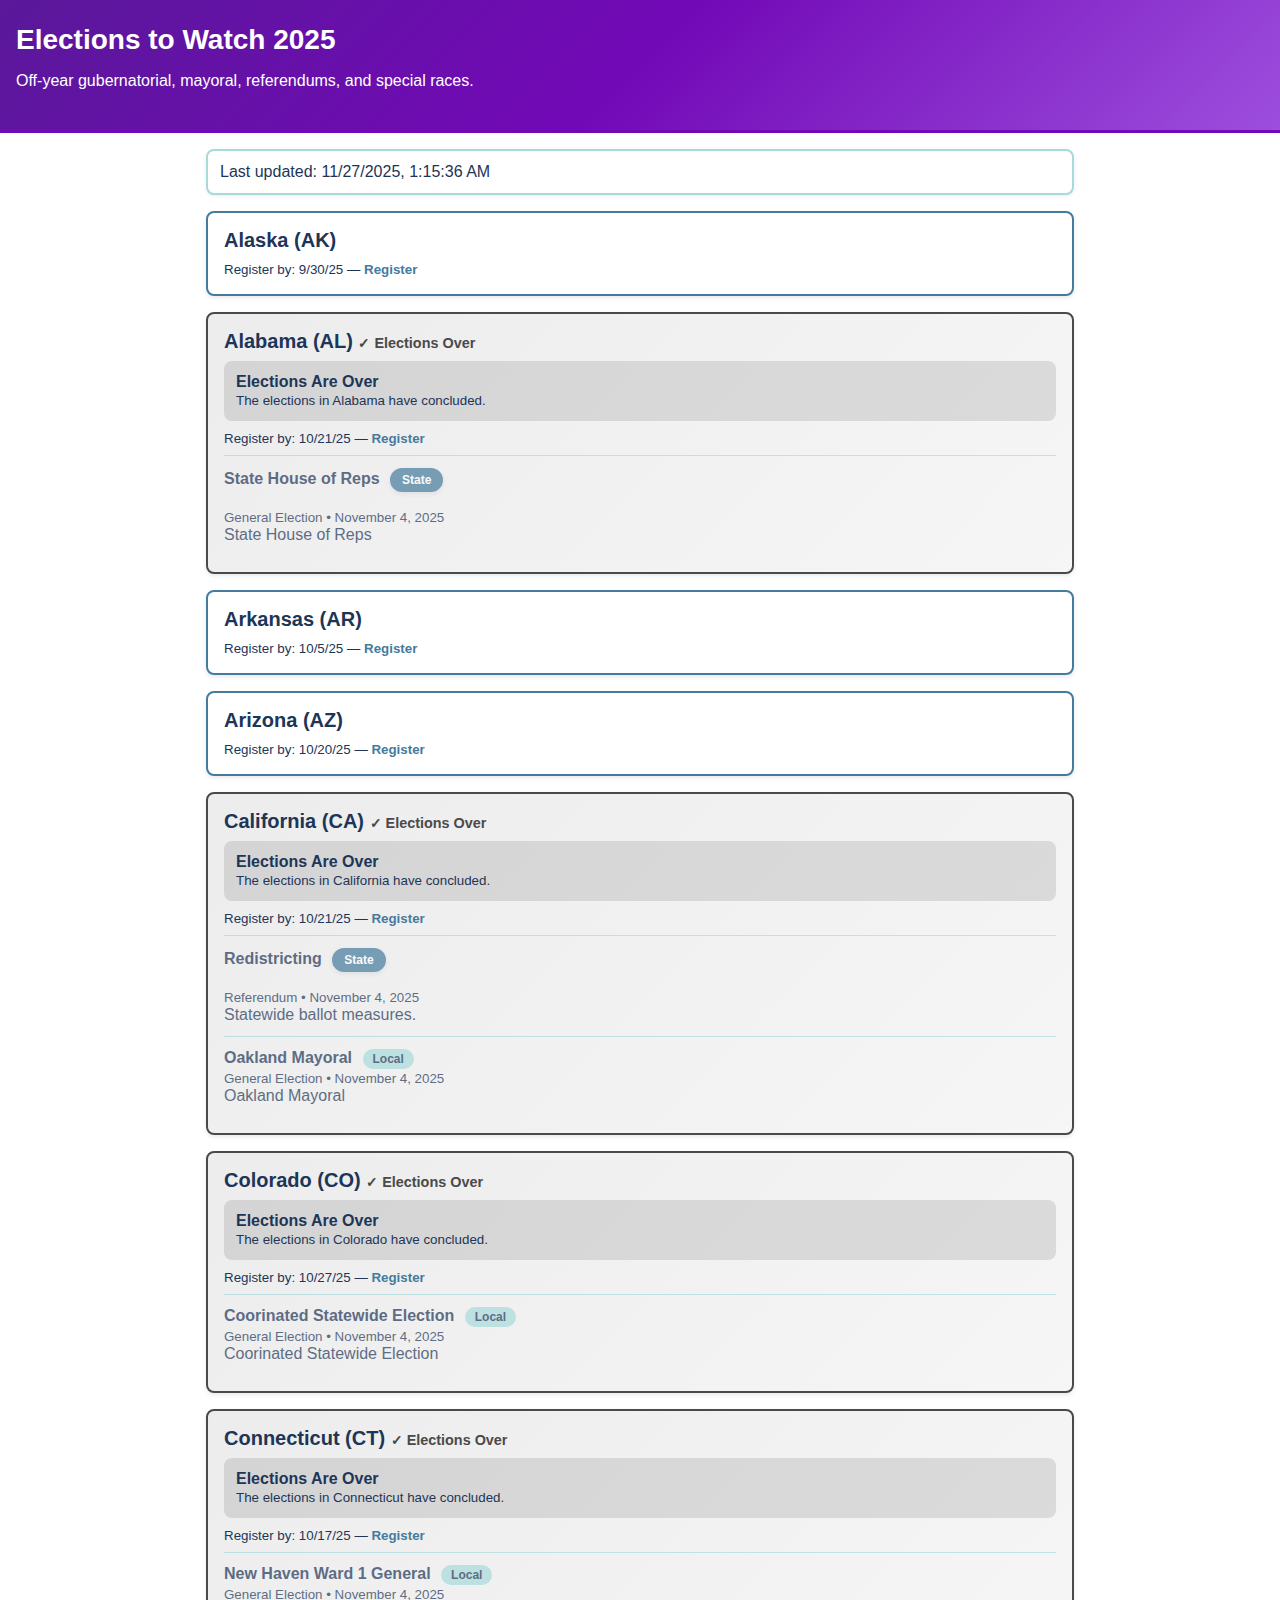
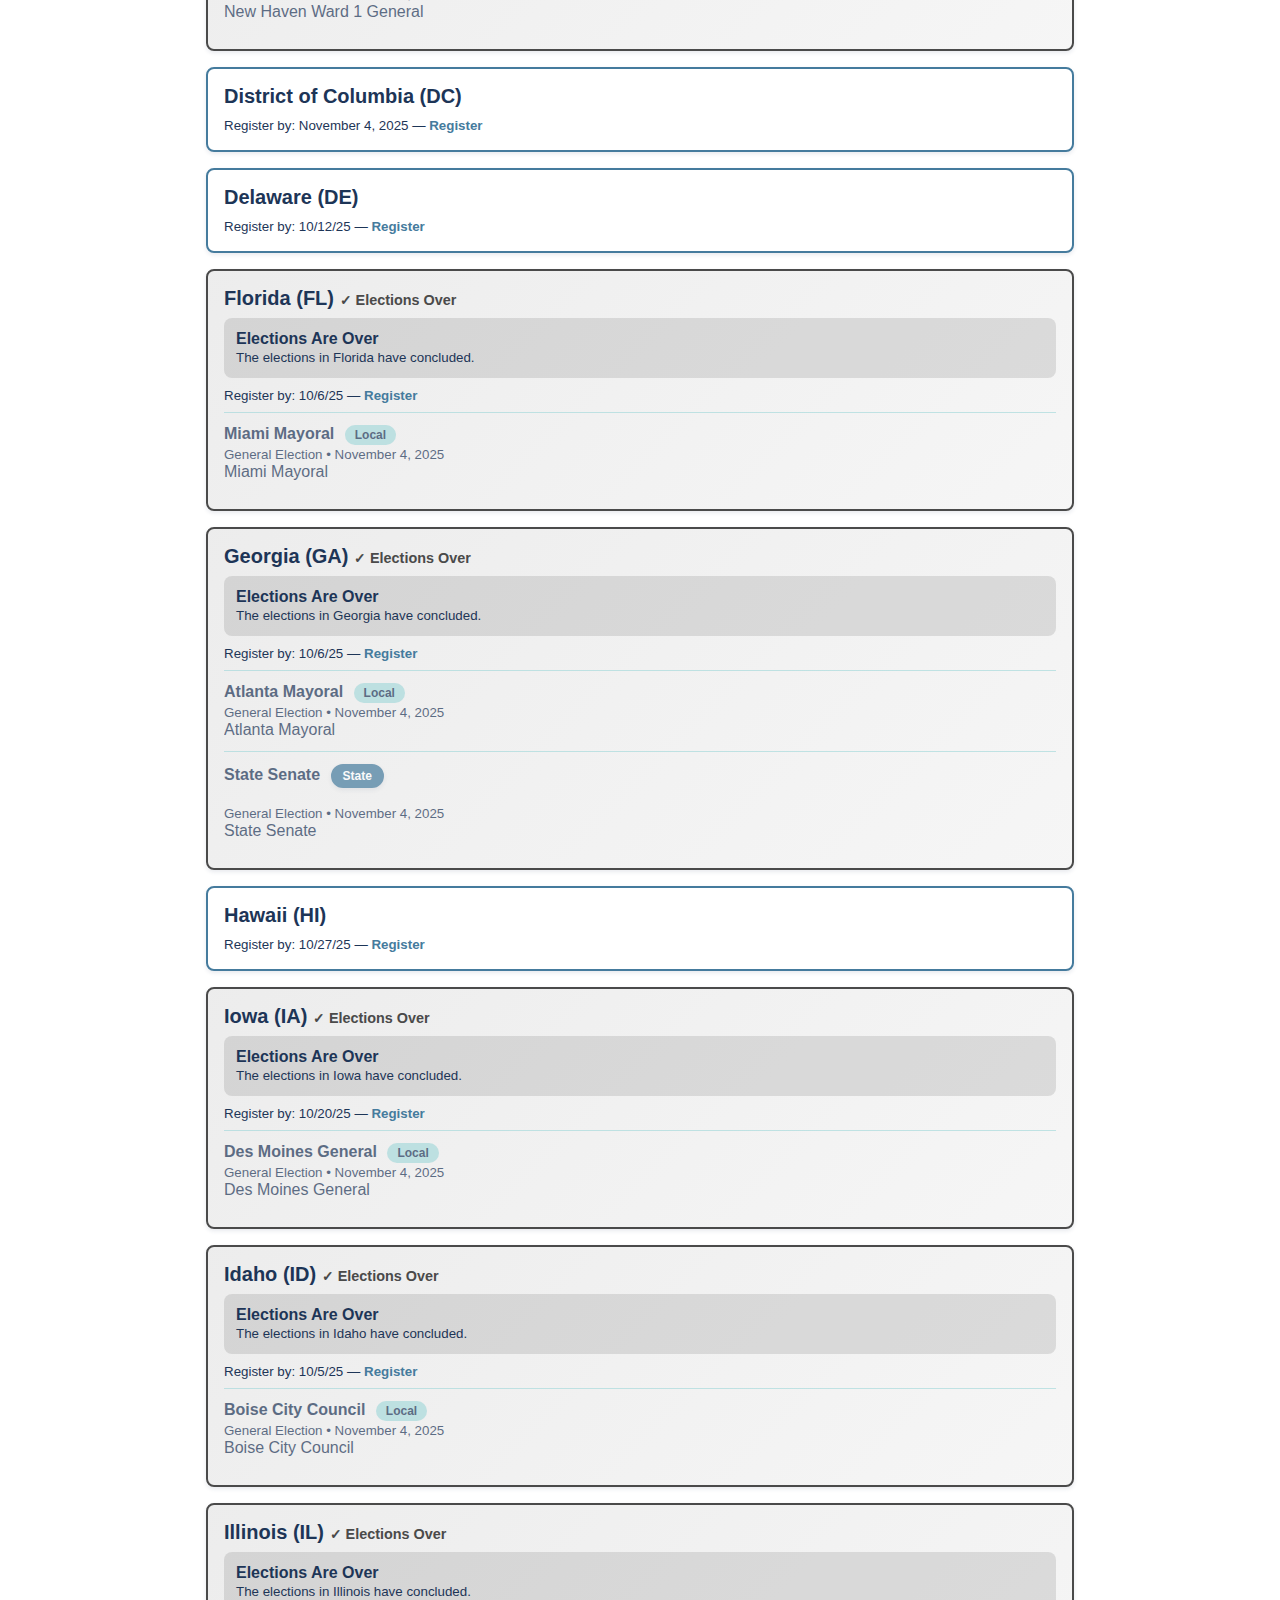
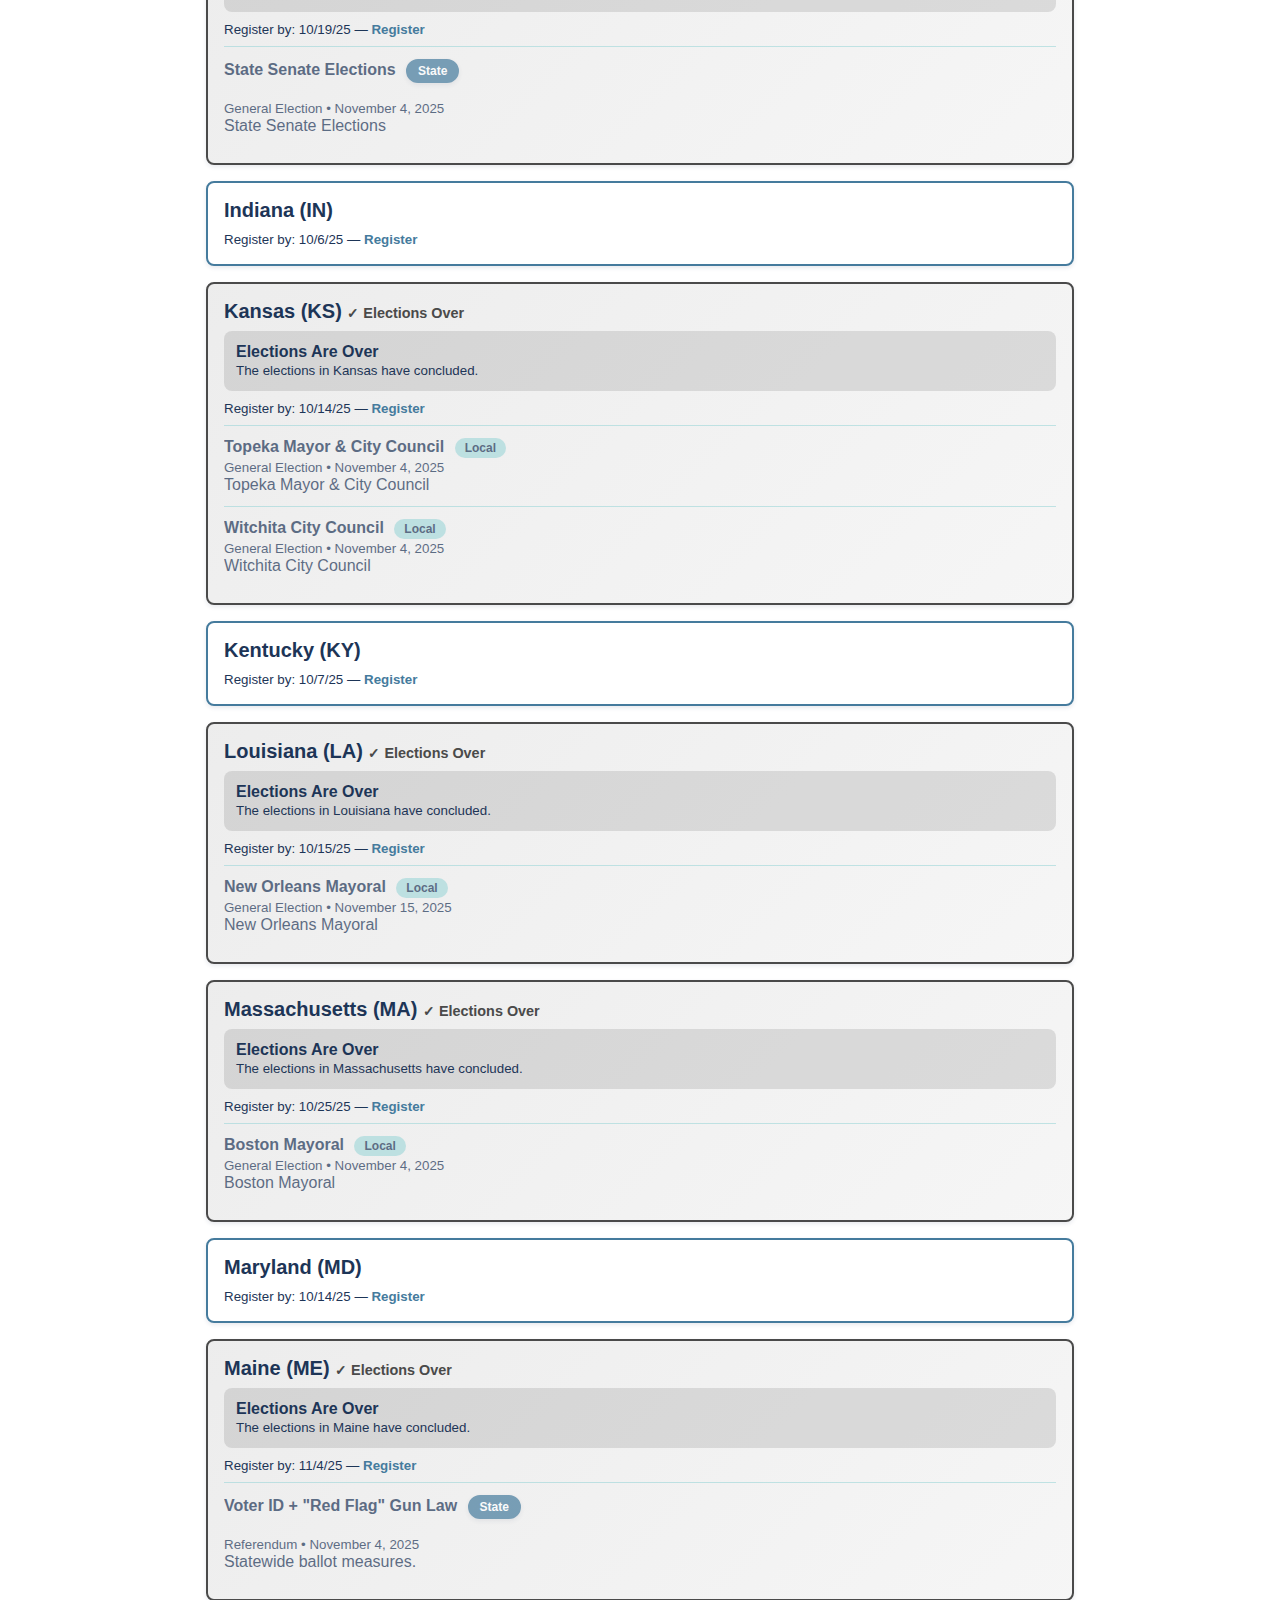
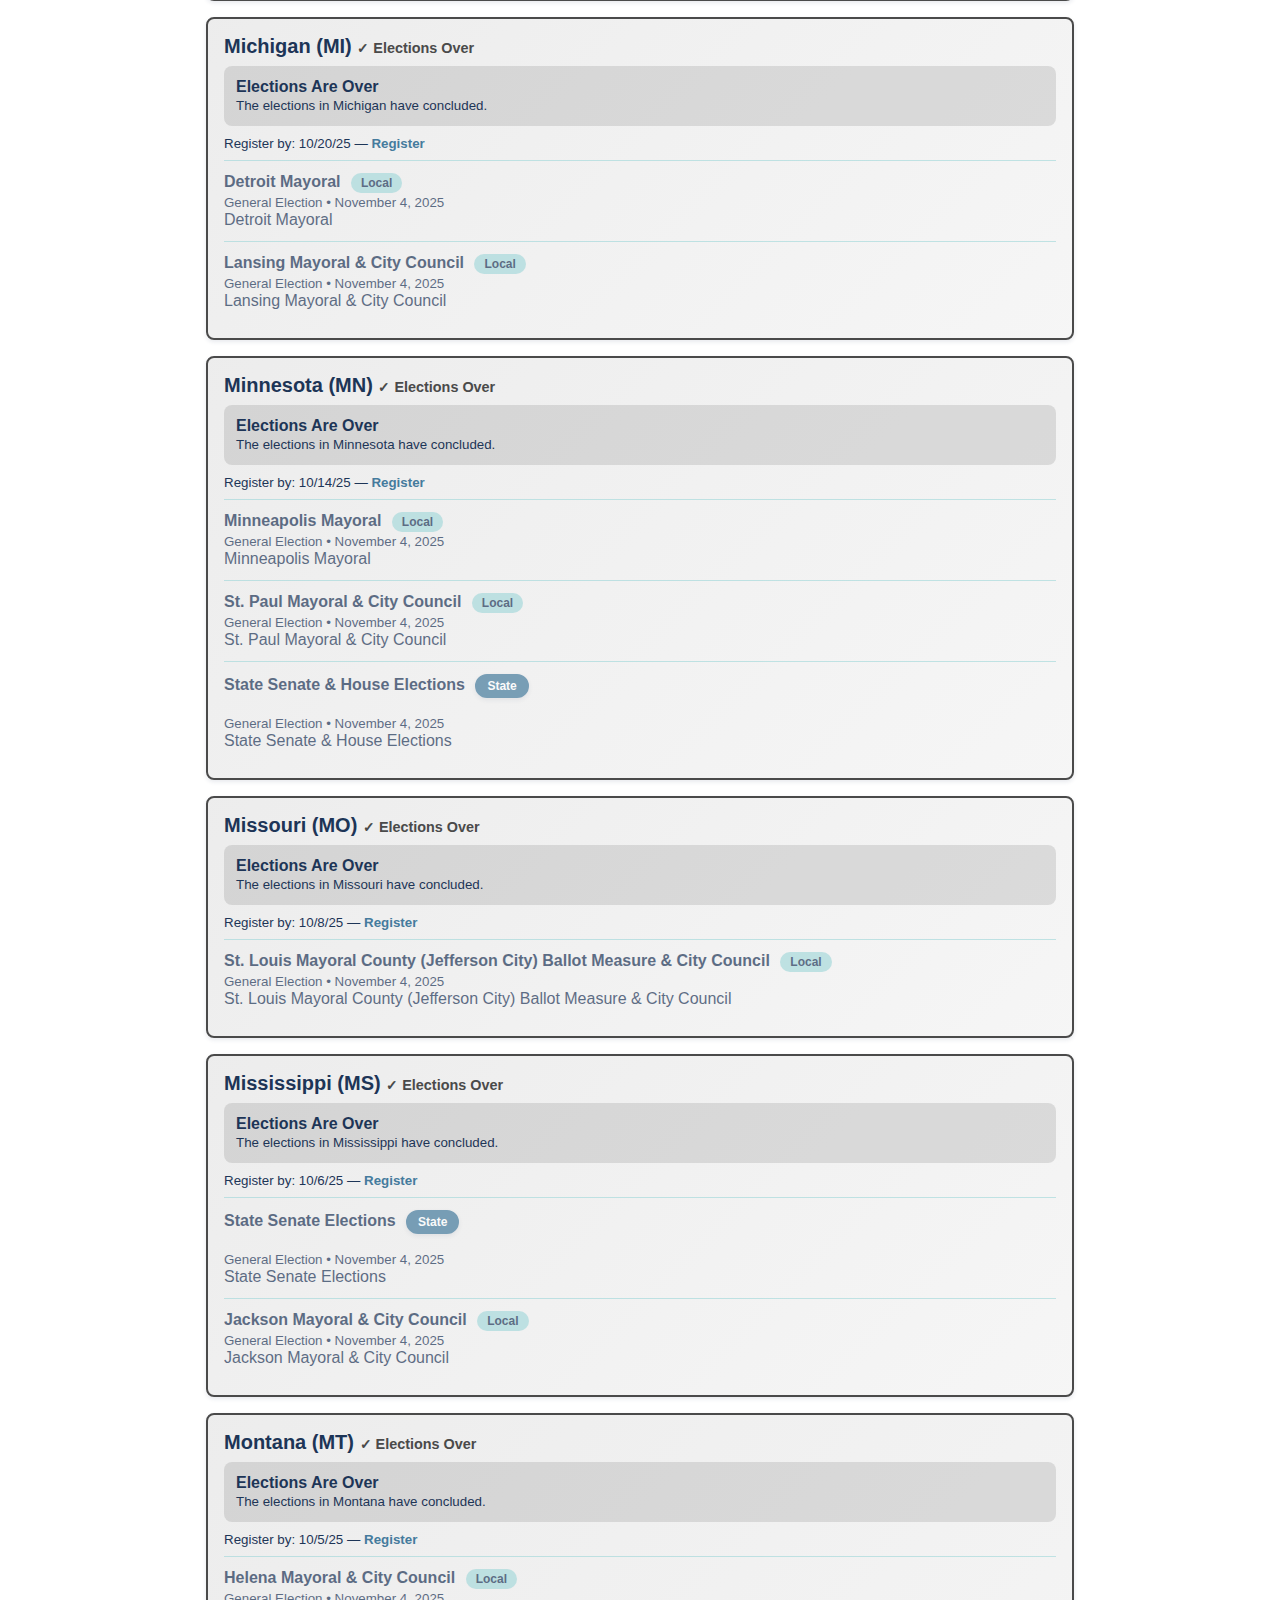
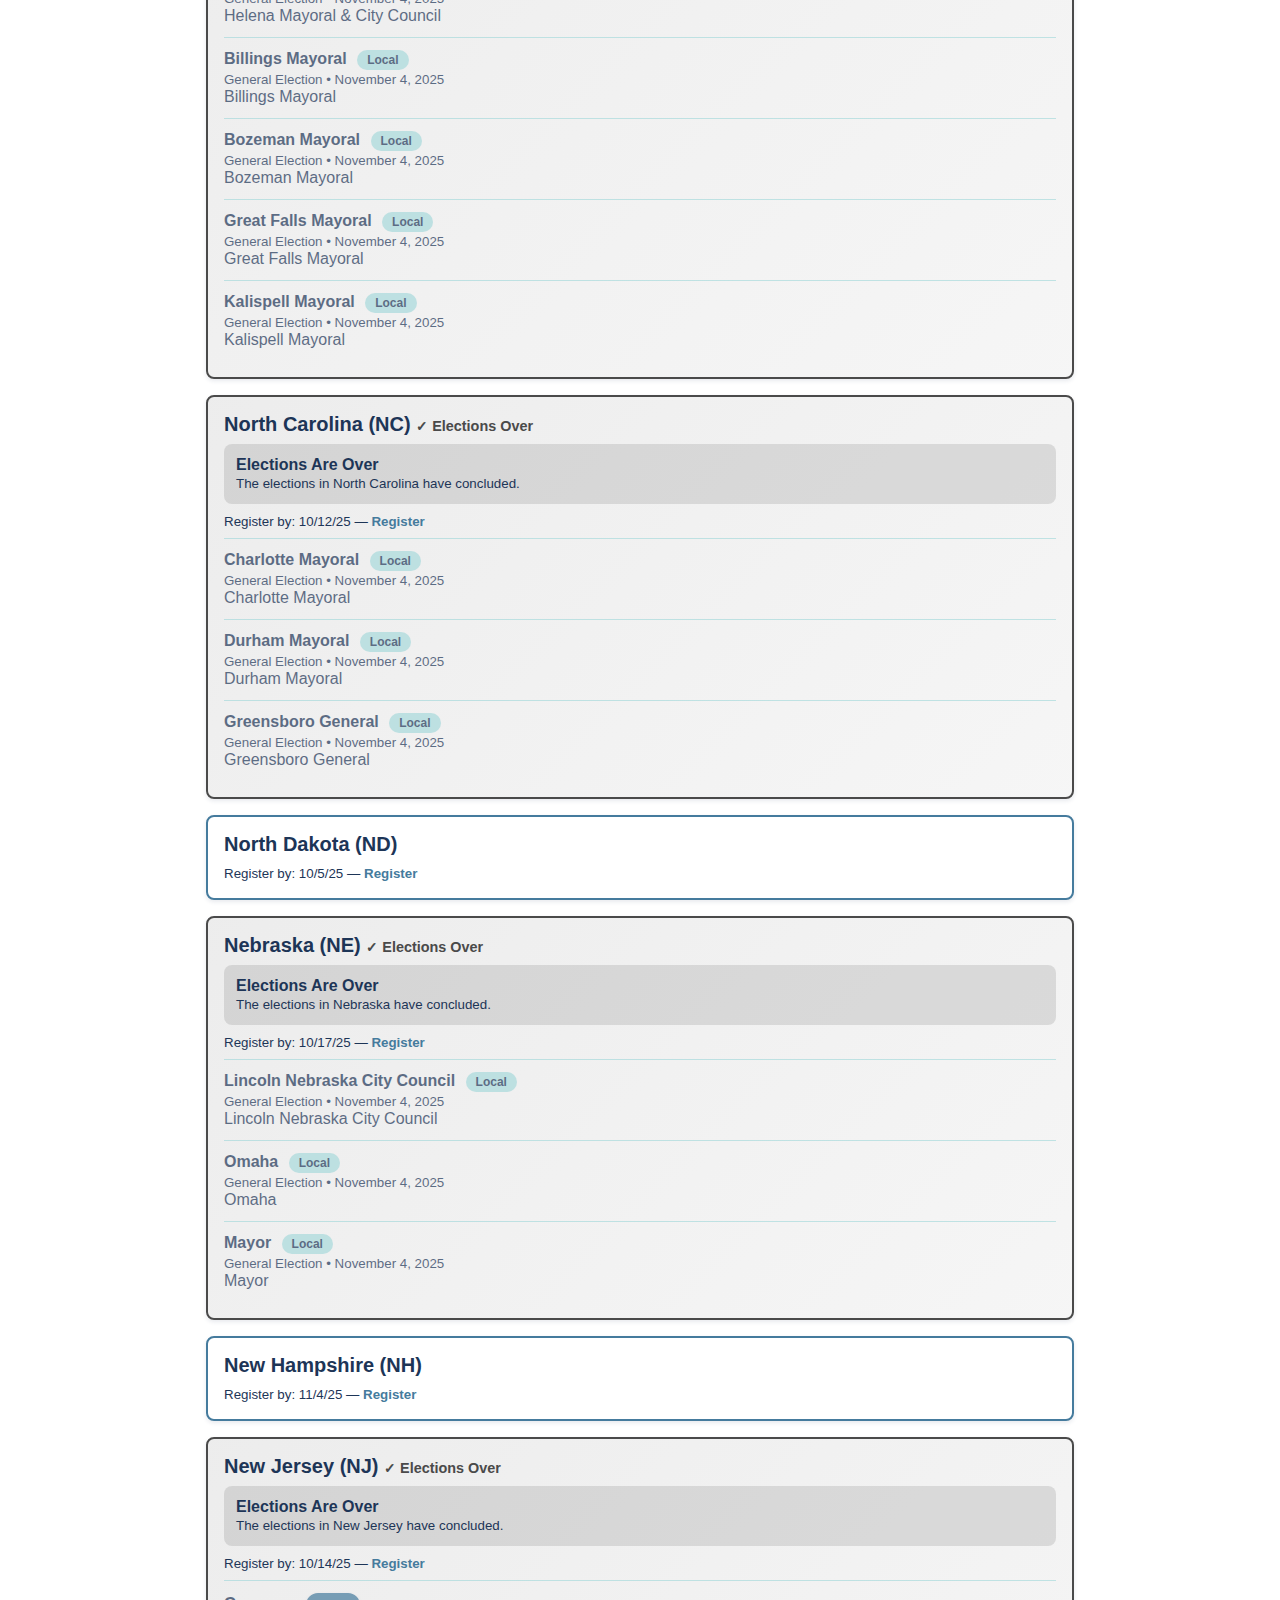
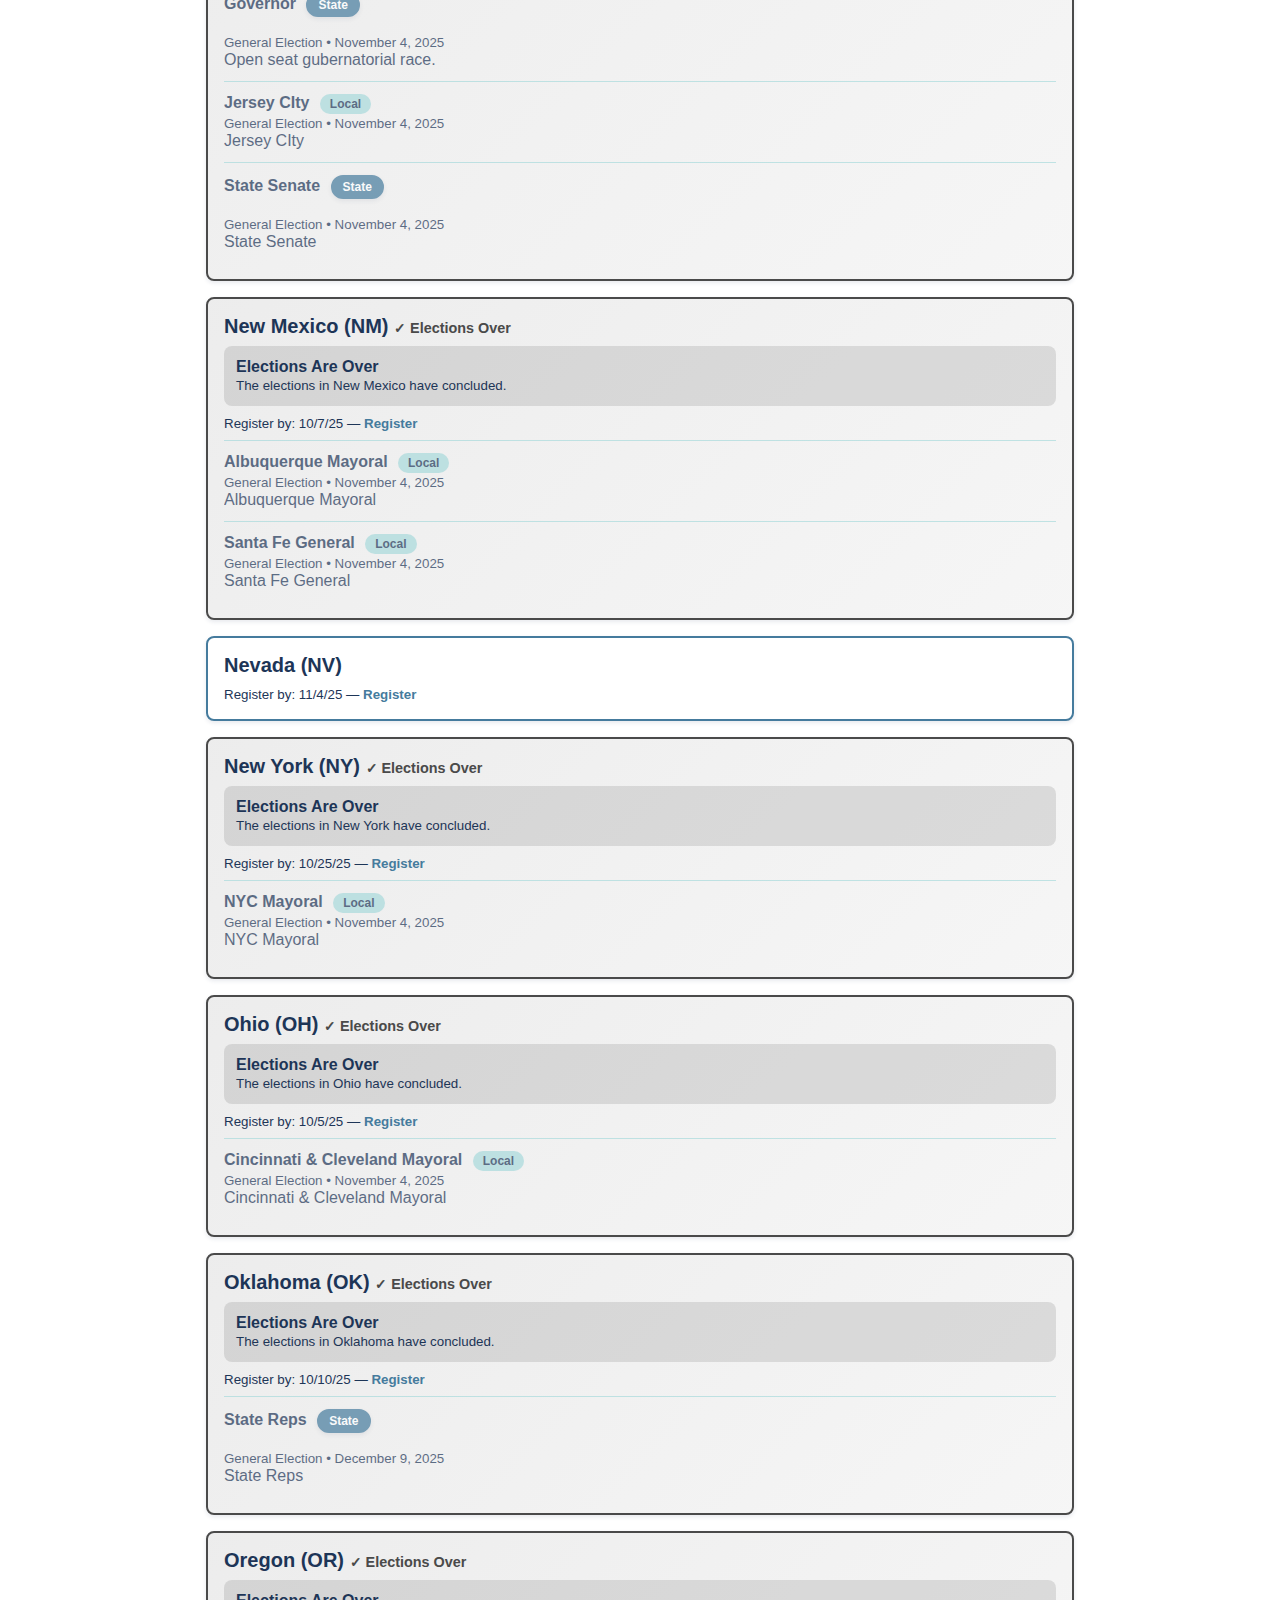
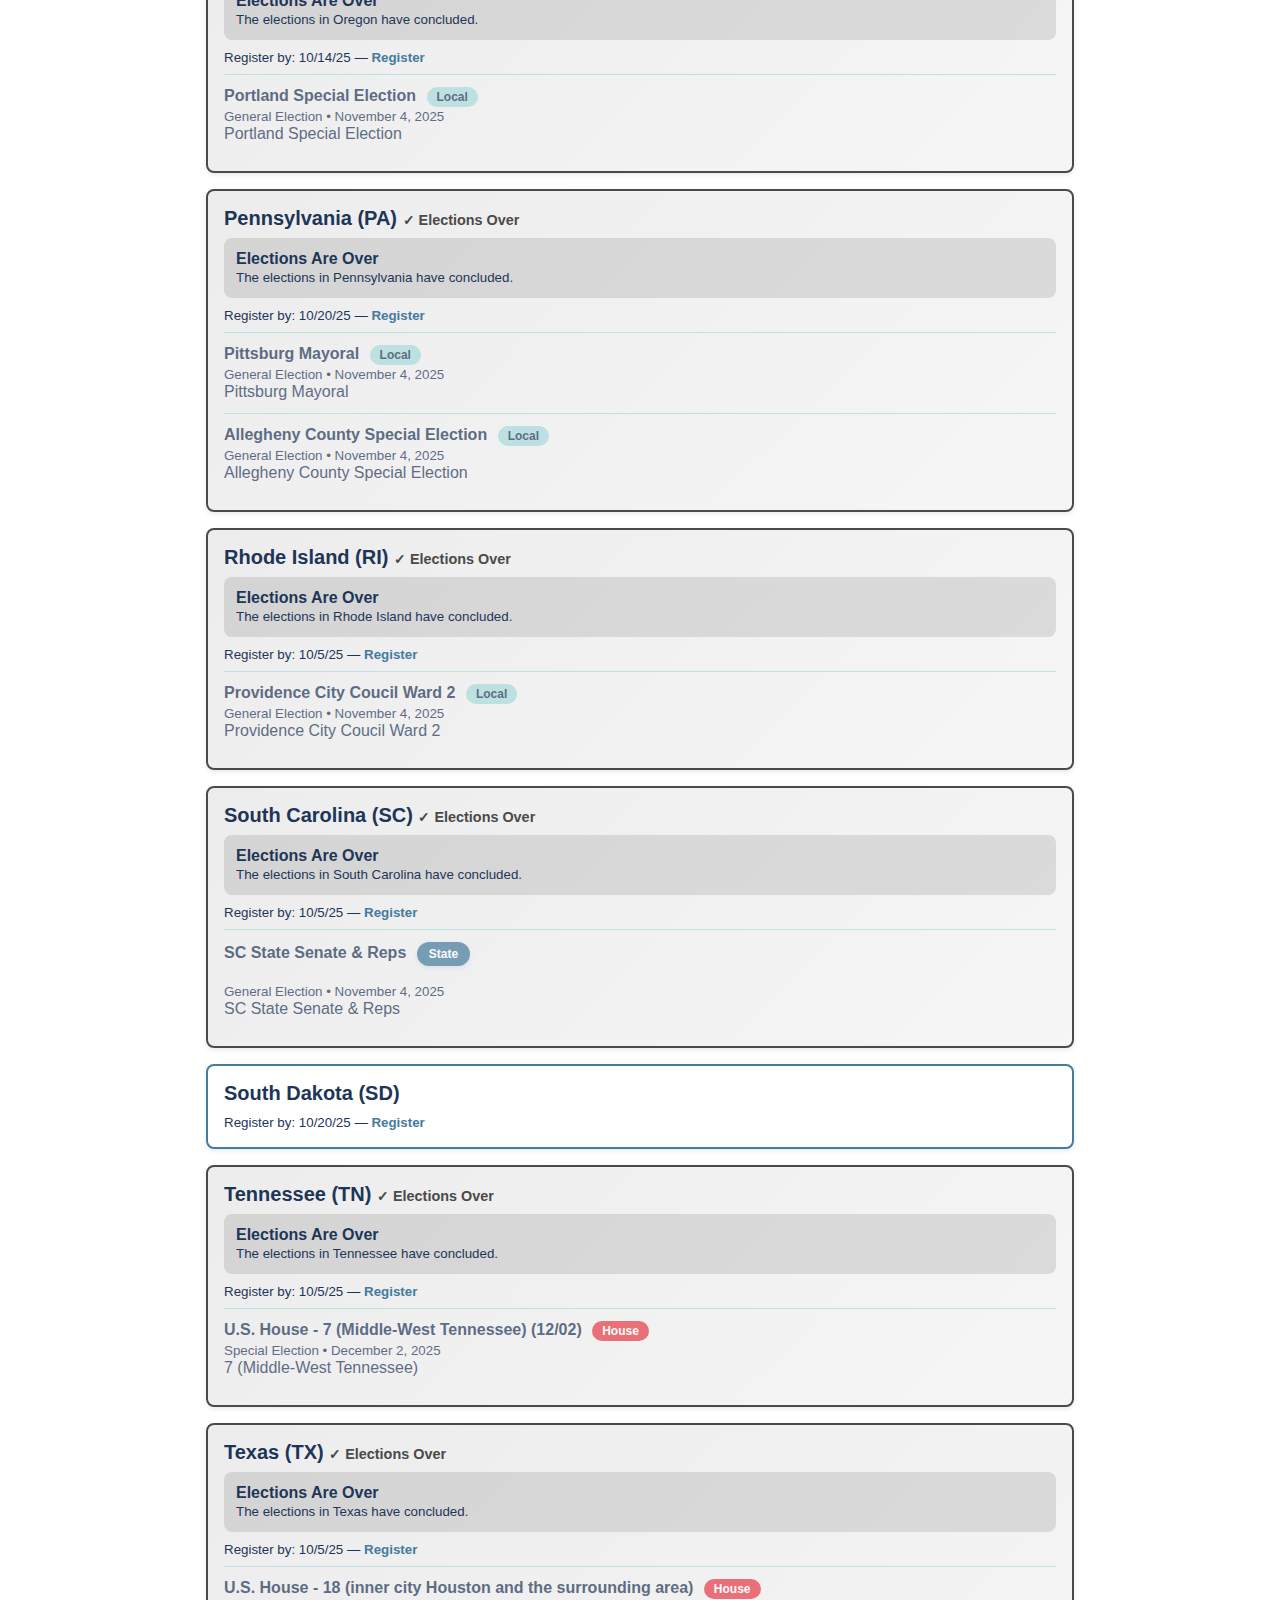
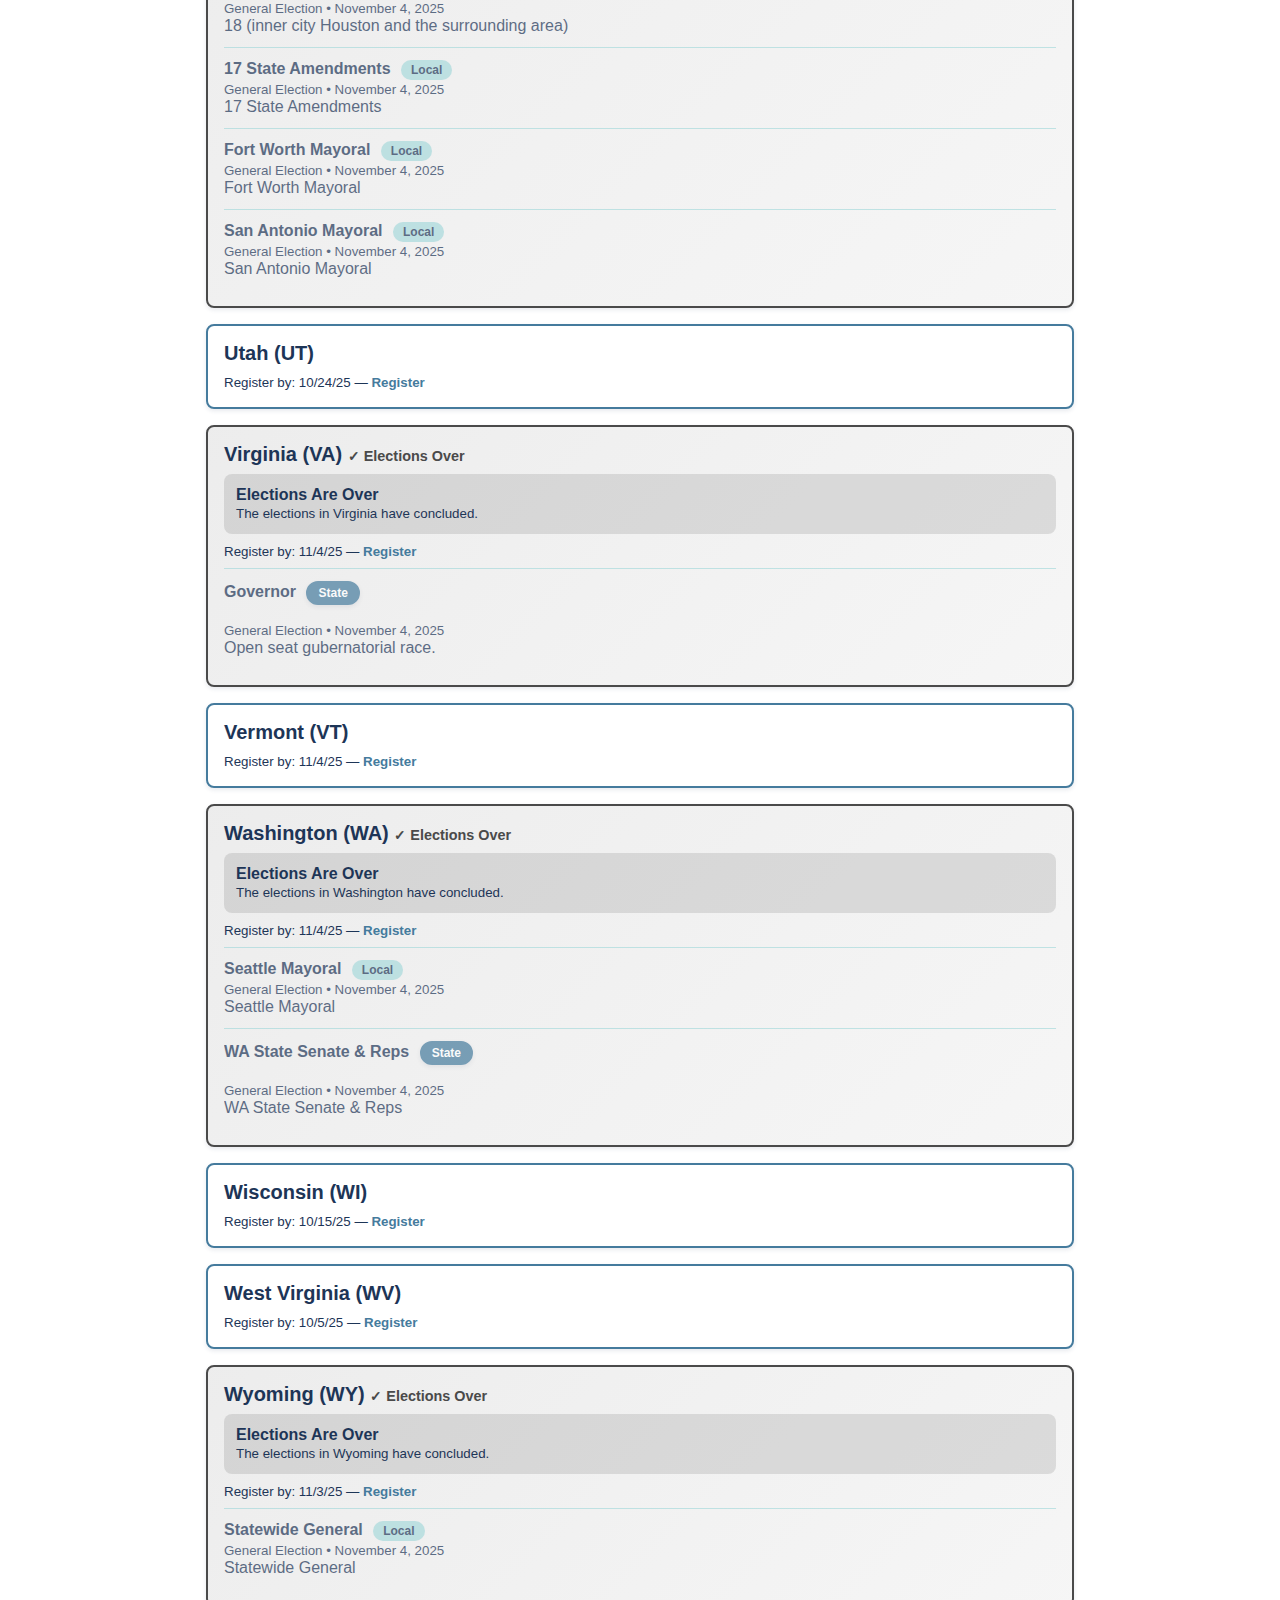
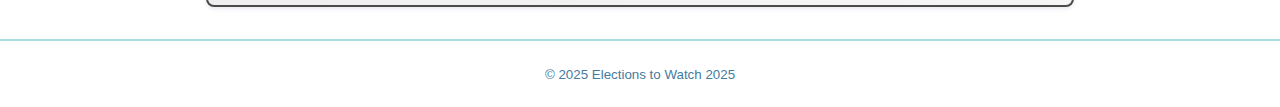
<file: web/index.html>
<!DOCTYPE html>
<html lang="en">
<head>
  <meta charset="UTF-8">
  <meta name="viewport" content="width=device-width, initial-scale=1">
  <meta http-equiv="Cache-Control" content="no-cache, no-store, must-revalidate">
  <meta http-equiv="Pragma" content="no-cache">
  <meta http-equiv="Expires" content="0">
  <title>Elections to Watch 2025</title>
  <link rel="icon" type="image/svg+xml" href="data:image/svg+xml;utf8,<svg xmlns='http://www.w3.org/2000/svg' viewBox='0 0 64 64'><rect x='8' y='20' width='48' height='36' rx='4' fill='none' stroke='%23000' stroke-width='4'/><rect x='16' y='10' width='32' height='16' rx='3' fill='none' stroke='%23000' stroke-width='4'/><line x1='20' y1='18' x2='44' y2='18' stroke='%23000' stroke-width='4'/></svg>">
  <link rel="stylesheet" href="style.css">
</head>
<body>
  <header>
    <h1>Elections to Watch 2025</h1>
    <p>Off-year gubernatorial, mayoral, referendums, and special races.</p>
  </header>

  <main>
    <section id="content">
      <div id="status">Loading election data…</div>
      <div id="states"></div>
    </section>
  </main>

  <footer>
    <small>&copy; 2025 Elections to Watch 2025</small>
  </footer>

  <script src="script.js"></script>
</body>
</html>
</file>
<file: web/style.css>
/* ========================================
   CSS VARIABLES (Color Palette)
   ========================================
   Edit these to change colors throughout the site.
   These variables can be used anywhere with var(--variable-name)
*/
:root {
  --red-pantone: #e63946;      /* Bright red - used for accents */
  --honeydew: #f1faee;          /* Soft off-white */
  --non-photo-blue: #a8dadc;    /* Light blue */
  --cerulean: #457b9d;          /* Medium blue */
  --berkeley-blue: #1d3557;     /* Dark blue */
}

/* ========================================
   GLOBAL STYLES
   ======================================== */
* { box-sizing: border-box; }

body { 
  margin: 0; 
  font-family: -apple-system, BlinkMacSystemFont, Segoe UI, Roboto, Helvetica, Arial, sans-serif; 
  color: var(--berkeley-blue);  /* Main text color */
  background: #ffffff;          /* Page background */
}

/* ========================================
   LINKS
   ======================================== */
a {
  color: var(--cerulean);       /* Link color */
  text-decoration: none;
  font-weight: 600;
}
a:hover {
  color: var(--red-pantone);    /* Link hover color */
  text-decoration: underline;
}

/* ========================================
   HEADER SECTION
   ========================================
   Top banner of the page
*/
header { 
  padding: 24px 16px; 
  
  /* GRADIENT BACKGROUND - Edit these colors to change header gradient */
  background: linear-gradient(135deg, #5a189a 0%, #7209b7 50%, #9d4edd 100%); 
  /* Examples:
     Red: linear-gradient(135deg, #c1121f 0%, #e63946 50%, #f77f00 100%)
     Blue: linear-gradient(135deg, #1d3557 0%, #457b9d 50%, #a8dadc 100%)
     Green: linear-gradient(135deg, #2d6a4f 0%, #40916c 50%, #52b788 100%)
  */
  
  color: white; 
  border-bottom: 3px solid #7209b7;  /* Bottom border color */
}

/* Header Title */
header h1 { 
  margin: 0 0 8px 0; 
  font-size: 28px;              /* Title size */
  font-weight: 700;
}

/* ========================================
   MAIN CONTENT
   ======================================== */
main { 
  padding: 16px; 
  max-width: 900px;             /* Maximum width of content */
  margin: 0 auto;               /* Center content */
}

/* ========================================
   STATUS BOX
   ========================================
   The box at the top showing loading/info messages
*/
#status { 
  background: white; 
  border: 2px solid var(--non-photo-blue); 
  padding: 12px; 
  border-radius: 8px;           /* Rounded corners */
  margin-bottom: 16px; 
  box-shadow: 0 1px 3px rgba(29, 53, 87, 0.1);
}

/* ========================================
   STATE CARDS
   ========================================
   Cards showing each state's elections
*/
.state { 
  background: white; 
  border: 2px solid var(--cerulean);  /* Card border color */
  border-radius: 8px; 
  padding: 16px; 
  margin-bottom: 16px; 
  box-shadow: 0 2px 4px rgba(29, 53, 87, 0.1);
  transition: transform 0.2s, box-shadow 0.2s;  /* Smooth animation */
}

.state:hover {
  transform: translateY(-2px);  /* Lifts up slightly on hover */
  box-shadow: 0 4px 8px rgba(29, 53, 87, 0.15);
}

/* State name heading */
.state h3 { 
  margin: 0 0 8px 0; 
  font-size: 20px; 
  color: var(--berkeley-blue);
  font-weight: 700;
}

/* ========================================
   ELECTION ITEMS
   ========================================
   Individual elections within state cards
*/
.election { 
  padding: 12px 0; 
  border-top: 1px solid var(--non-photo-blue);  /* Divider line */
}
.election:first-child { 
  border-top: 0;                /* No border on first item */
}

/* ========================================
   BADGES
   ========================================
   Colored labels showing election type
   
   CUSTOMIZE BADGE COLORS:
   Edit the background colors below to change badge appearance
*/
.badge { 
  display: inline-block; 
  padding: 3px 10px; 
  border-radius: 12px;          /* Rounded pill shape */
  font-size: 12px; 
  margin-left: 6px; 
  font-weight: 600;
}

/* Local election badge */
.badge.local { 
  background: var(--non-photo-blue);  /* Light blue background */
  color: var(--berkeley-blue);        /* Dark blue text */
}

/* State election badge */
.badge.state { 
  background: var(--cerulean);        /* Medium blue background */
  color: white;                        /* White text */
}

/* House election badge */
.badge.house { 
  background: var(--red-pantone);     /* Red background */
  color: white;                        /* White text */
}

/* Referendum badge */
.badge.ref { 
  background: var(--berkeley-blue);   /* Dark blue background */
  color: white;                        /* White text */
}

/* ========================================
   FOOTER
   ======================================== */
footer { 
  padding: 24px 16px; 
  text-align: center; 
  color: var(--cerulean); 
  border-top: 2px solid var(--non-photo-blue);
}
</file>
